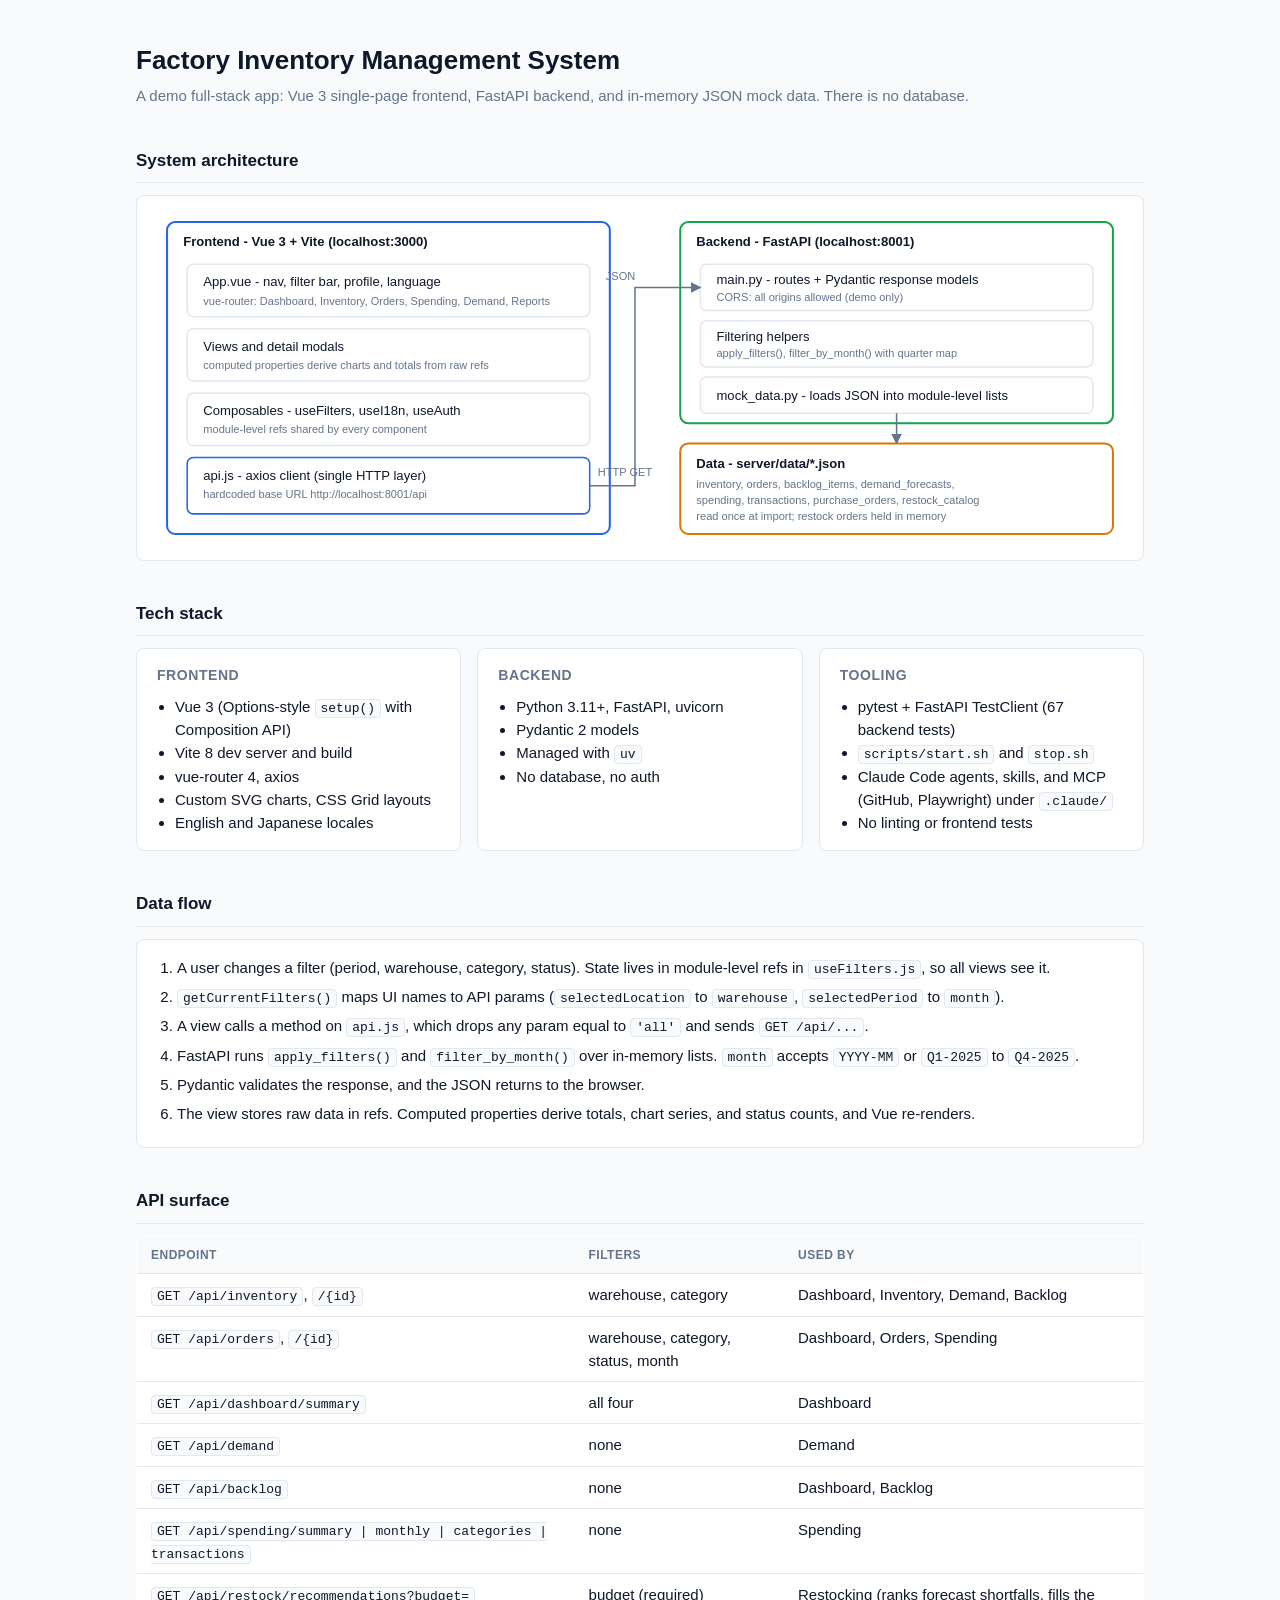
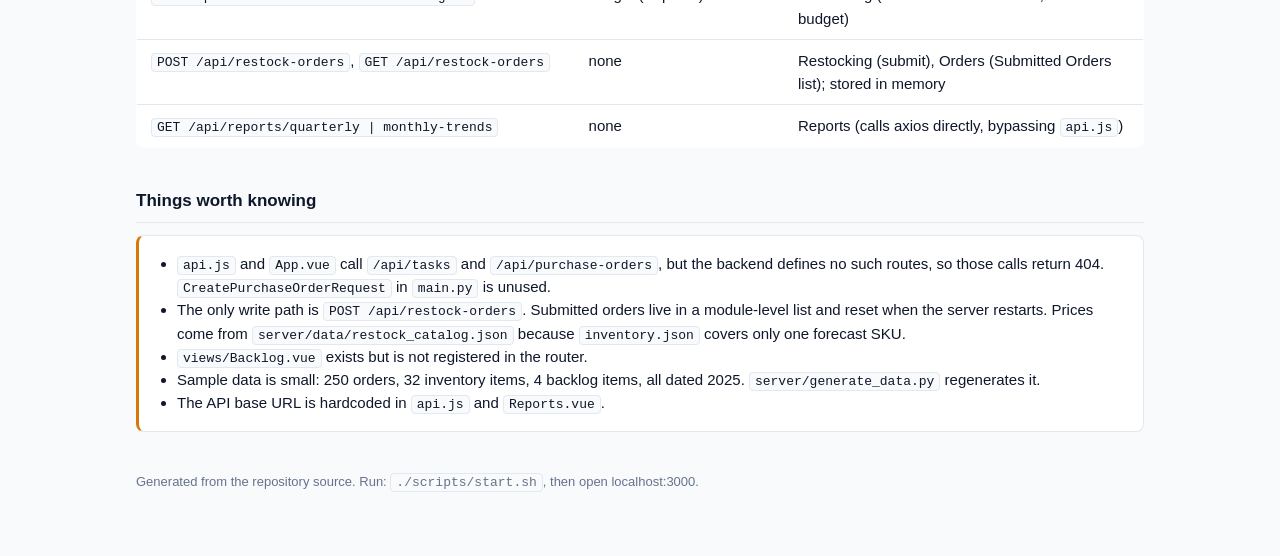
<file: docs/architecture.html>
<!doctype html>
<html lang="en">
<head>
<meta charset="utf-8">
<meta name="viewport" content="width=device-width, initial-scale=1">
<title>Inventory Management Architecture</title>
<style>
  :root {
    --bg: #f8fafc; --surface: #ffffff; --ink: #0f172a; --muted: #64748b; --line: #e2e8f0;
    --blue: #2563eb; --green: #16a34a; --amber: #d97706; --red: #dc2626;
  }
  @media (prefers-color-scheme: dark) {
    :root { --bg: #0b1220; --surface: #111a2e; --ink: #e2e8f0; --muted: #94a3b8; --line: #243049;
            --blue: #60a5fa; --green: #4ade80; --amber: #fbbf24; --red: #f87171; }
  }
  * { box-sizing: border-box; }
  body { margin: 0; background: var(--bg); color: var(--ink);
         font: 15px/1.55 -apple-system, BlinkMacSystemFont, "Segoe UI", Roboto, sans-serif; }
  main { max-width: 1040px; margin: 0 auto; padding: 40px 16px 64px; }
  h1 { font-size: 26px; margin: 0 0 4px; }
  h2 { font-size: 17px; margin: 40px 0 12px; padding-bottom: 8px; border-bottom: 1px solid var(--line); }
  p.lead { color: var(--muted); margin: 0; }
  .card { background: var(--surface); border: 1px solid var(--line); border-radius: 8px; padding: 16px 20px; }
  .grid { display: grid; gap: 16px; grid-template-columns: repeat(auto-fit, minmax(240px, 1fr)); }
  .card h3 { margin: 0 0 8px; font-size: 14px; text-transform: uppercase; letter-spacing: .04em; color: var(--muted); }
  .card ul { margin: 0; padding-left: 18px; }
  code { font: 13px ui-monospace, SFMono-Regular, Menlo, monospace; background: var(--bg);
         border: 1px solid var(--line); border-radius: 4px; padding: 1px 5px; }
  table { width: 100%; border-collapse: collapse; background: var(--surface); border: 1px solid var(--line); border-radius: 8px; overflow: hidden; }
  th, td { text-align: left; padding: 9px 14px; border-bottom: 1px solid var(--line); vertical-align: top; }
  th { font-size: 12px; text-transform: uppercase; letter-spacing: .04em; color: var(--muted); background: var(--bg); }
  tr:last-child td { border-bottom: 0; }
  .table-wrap { overflow-x: auto; }
  svg { width: 100%; height: auto; display: block; }
  svg text { fill: var(--ink); font: 13px -apple-system, "Segoe UI", sans-serif; }
  svg .sub { fill: var(--muted); font-size: 11px; }
  svg .box { fill: var(--surface); stroke: var(--line); stroke-width: 1.5; }
  svg .tier { stroke-width: 2; }
  svg .arrow { stroke: var(--muted); stroke-width: 1.5; fill: none; }
  ol.flow { margin: 0; padding-left: 20px; }
  ol.flow li { margin-bottom: 6px; }
  .note { border-left: 3px solid var(--amber); }
  footer { margin-top: 40px; color: var(--muted); font-size: 13px; }
</style>
</head>
<body>
<main>
  <h1>Factory Inventory Management System</h1>
  <p class="lead">A demo full-stack app: Vue 3 single-page frontend, FastAPI backend, and in-memory JSON mock data. There is no database.</p>

  <h2>System architecture</h2>
  <div class="card">
    <svg viewBox="0 0 960 330" role="img" aria-label="Architecture: browser, Vue app, FastAPI, JSON files">
      <defs>
        <marker id="ah" viewBox="0 0 10 10" refX="9" refY="5" markerWidth="7" markerHeight="7" orient="auto-start-reverse">
          <path d="M0 0 L10 5 L0 10 z" fill="var(--muted)"/>
        </marker>
      </defs>

      <!-- Frontend tier -->
      <rect class="box tier" x="10" y="10" width="440" height="310" rx="8" style="stroke:var(--blue)"/>
      <text x="26" y="34" style="font-weight:600">Frontend  -  Vue 3 + Vite  (localhost:3000)</text>

      <rect class="box" x="30" y="52" width="400" height="52" rx="6"/>
      <text x="46" y="74">App.vue  -  nav, filter bar, profile, language</text>
      <text class="sub" x="46" y="92">vue-router: Dashboard, Inventory, Orders, Spending, Demand, Reports</text>

      <rect class="box" x="30" y="116" width="400" height="52" rx="6"/>
      <text x="46" y="138">Views and detail modals</text>
      <text class="sub" x="46" y="156">computed properties derive charts and totals from raw refs</text>

      <rect class="box" x="30" y="180" width="400" height="52" rx="6"/>
      <text x="46" y="202">Composables  -  useFilters, useI18n, useAuth</text>
      <text class="sub" x="46" y="220">module-level refs shared by every component</text>

      <rect class="box" x="30" y="244" width="400" height="56" rx="6" style="stroke:var(--blue)"/>
      <text x="46" y="266">api.js  -  axios client (single HTTP layer)</text>
      <text class="sub" x="46" y="284">hardcoded base URL http://localhost:8001/api</text>

      <!-- Backend tier -->
      <rect class="box tier" x="520" y="10" width="430" height="200" rx="8" style="stroke:var(--green)"/>
      <text x="536" y="34" style="font-weight:600">Backend  -  FastAPI  (localhost:8001)</text>

      <rect class="box" x="540" y="52" width="390" height="46" rx="6"/>
      <text x="556" y="72">main.py  -  routes + Pydantic response models</text>
      <text class="sub" x="556" y="88">CORS: all origins allowed (demo only)</text>

      <rect class="box" x="540" y="108" width="390" height="46" rx="6"/>
      <text x="556" y="128">Filtering helpers</text>
      <text class="sub" x="556" y="144">apply_filters(), filter_by_month() with quarter map</text>

      <rect class="box" x="540" y="164" width="390" height="36" rx="6"/>
      <text x="556" y="187">mock_data.py  -  loads JSON into module-level lists</text>

      <!-- Data tier -->
      <rect class="box tier" x="520" y="230" width="430" height="90" rx="8" style="stroke:var(--amber)"/>
      <text x="536" y="254" style="font-weight:600">Data  -  server/data/*.json</text>
      <text class="sub" x="536" y="274">inventory, orders, backlog_items, demand_forecasts,</text>
      <text class="sub" x="536" y="290">spending, transactions, purchase_orders, restock_catalog</text>
      <text class="sub" x="536" y="306">read once at import; restock orders held in memory</text>

      <!-- Arrows -->
      <path class="arrow" d="M430 272 H475 V75 H540" marker-end="url(#ah)"/>
      <text class="sub" x="438" y="262">HTTP GET</text>
      <text class="sub" x="446" y="68">JSON</text>
      <path class="arrow" d="M735 200 V230" marker-end="url(#ah)"/>
    </svg>
  </div>

  <h2>Tech stack</h2>
  <div class="grid">
    <div class="card">
      <h3>Frontend</h3>
      <ul>
        <li>Vue 3 (Options-style <code>setup()</code> with Composition API)</li>
        <li>Vite 8 dev server and build</li>
        <li>vue-router 4, axios</li>
        <li>Custom SVG charts, CSS Grid layouts</li>
        <li>English and Japanese locales</li>
      </ul>
    </div>
    <div class="card">
      <h3>Backend</h3>
      <ul>
        <li>Python 3.11+, FastAPI, uvicorn</li>
        <li>Pydantic 2 models</li>
        <li>Managed with <code>uv</code></li>
        <li>No database, no auth</li>
      </ul>
    </div>
    <div class="card">
      <h3>Tooling</h3>
      <ul>
        <li>pytest + FastAPI TestClient (67 backend tests)</li>
        <li><code>scripts/start.sh</code> and <code>stop.sh</code></li>
        <li>Claude Code agents, skills, and MCP (GitHub, Playwright) under <code>.claude/</code></li>
        <li>No linting or frontend tests</li>
      </ul>
    </div>
  </div>

  <h2>Data flow</h2>
  <div class="card">
    <ol class="flow">
      <li>A user changes a filter (period, warehouse, category, status). State lives in module-level refs in <code>useFilters.js</code>, so all views see it.</li>
      <li><code>getCurrentFilters()</code> maps UI names to API params (<code>selectedLocation</code> to <code>warehouse</code>, <code>selectedPeriod</code> to <code>month</code>).</li>
      <li>A view calls a method on <code>api.js</code>, which drops any param equal to <code>'all'</code> and sends <code>GET /api/...</code>.</li>
      <li>FastAPI runs <code>apply_filters()</code> and <code>filter_by_month()</code> over in-memory lists. <code>month</code> accepts <code>YYYY-MM</code> or <code>Q1-2025</code> to <code>Q4-2025</code>.</li>
      <li>Pydantic validates the response, and the JSON returns to the browser.</li>
      <li>The view stores raw data in refs. Computed properties derive totals, chart series, and status counts, and Vue re-renders.</li>
    </ol>
  </div>

  <h2>API surface</h2>
  <div class="table-wrap">
    <table>
      <thead><tr><th>Endpoint</th><th>Filters</th><th>Used by</th></tr></thead>
      <tbody>
        <tr><td><code>GET /api/inventory</code>, <code>/{id}</code></td><td>warehouse, category</td><td>Dashboard, Inventory, Demand, Backlog</td></tr>
        <tr><td><code>GET /api/orders</code>, <code>/{id}</code></td><td>warehouse, category, status, month</td><td>Dashboard, Orders, Spending</td></tr>
        <tr><td><code>GET /api/dashboard/summary</code></td><td>all four</td><td>Dashboard</td></tr>
        <tr><td><code>GET /api/demand</code></td><td>none</td><td>Demand</td></tr>
        <tr><td><code>GET /api/backlog</code></td><td>none</td><td>Dashboard, Backlog</td></tr>
        <tr><td><code>GET /api/spending/summary | monthly | categories | transactions</code></td><td>none</td><td>Spending</td></tr>
        <tr><td><code>GET /api/restock/recommendations?budget=</code></td><td>budget (required)</td><td>Restocking (ranks forecast shortfalls, fills the budget)</td></tr>
        <tr><td><code>POST /api/restock-orders</code>, <code>GET /api/restock-orders</code></td><td>none</td><td>Restocking (submit), Orders (Submitted Orders list); stored in memory</td></tr>
        <tr><td><code>GET /api/reports/quarterly | monthly-trends</code></td><td>none</td><td>Reports (calls axios directly, bypassing <code>api.js</code>)</td></tr>
      </tbody>
    </table>
  </div>

  <h2>Things worth knowing</h2>
  <div class="card note">
    <ul>
      <li><code>api.js</code> and <code>App.vue</code> call <code>/api/tasks</code> and <code>/api/purchase-orders</code>, but the backend defines no such routes, so those calls return 404. <code>CreatePurchaseOrderRequest</code> in <code>main.py</code> is unused.</li>
      <li>The only write path is <code>POST /api/restock-orders</code>. Submitted orders live in a module-level list and reset when the server restarts. Prices come from <code>server/data/restock_catalog.json</code> because <code>inventory.json</code> covers only one forecast SKU.</li>
      <li><code>views/Backlog.vue</code> exists but is not registered in the router.</li>
      <li>Sample data is small: 250 orders, 32 inventory items, 4 backlog items, all dated 2025. <code>server/generate_data.py</code> regenerates it.</li>
      <li>The API base URL is hardcoded in <code>api.js</code> and <code>Reports.vue</code>.</li>
    </ul>
  </div>

  <footer>Generated from the repository source. Run: <code>./scripts/start.sh</code>, then open localhost:3000.</footer>
</main>
</body>
</html>
</file>
